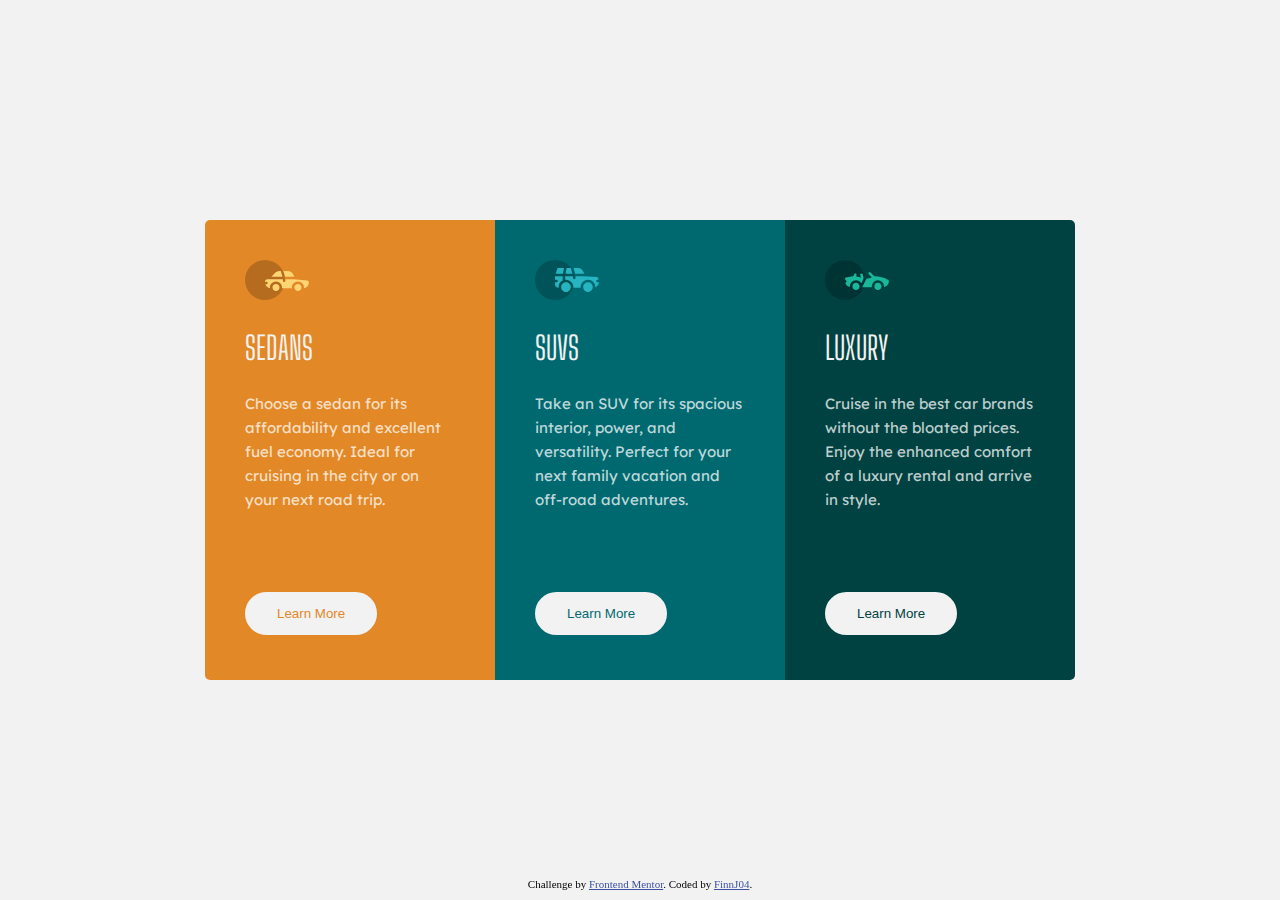
<file: 3-column-preview-card-component/index.html>
<!DOCTYPE html>
<html lang="en">
<head>
  <meta charset="UTF-8">
  <meta name="viewport" content="width=device-width, initial-scale=1.0"> 
  <link rel="icon" type="image/png" sizes="32x32" href="images/favicon-32x32.png">
  <link rel="preconnect" href="https://fonts.googleapis.com">
  <link rel="preconnect" href="https://fonts.gstatic.com" crossorigin>
  <link href="https://fonts.googleapis.com/css2?family=Big+Shoulders+Display:wght@700&family=Lexend+Deca&display=swap" rel="stylesheet">
  <link rel="stylesheet" href="style.css" type="text/css">
  <title>Frontend Mentor | 3-column preview card component</title>

</head>
<body>
  <main> 
    <div class="container">
      <div class="boxes" id="box1">
        <img src="images/icon-sedans.svg" alt="icon-sedan">
        <p class="bigtext">SEDANS</p>
        <p class="smalltext">Choose a sedan for its affordability and excellent fuel economy. Ideal for cruising in the city 
        or on your next road trip.</p>
        <button class="button" id="b1">Learn More</button>
      </div>
        

      <div class="boxes" id="box2">
        <img src="images/icon-suvs.svg" alt="icon-suv">
        <p class="bigtext">SUVS</p>
        <p class="smalltext">Take an SUV for its spacious interior, power, and versatility. Perfect for your next family vacation 
        and off-road adventures.</p>
        <button class="button" id="b2">Learn More</button>
      </div>


      <div class="boxes" id="box3">
        <img src="images/icon-luxury.svg" alt="icon-luxury">
        <p class="bigtext">LUXURY</p>
        <p class="smalltext">Cruise in the best car brands without the bloated prices. Enjoy the enhanced comfort of a luxury 
        rental and arrive in style.</p>
        <button class="button" id="b3">Learn More</button>
      </div>
    </div>
    <div class="attribution">
      Challenge by <a href="https://www.frontendmentor.io?ref=challenge" target="_blank">Frontend Mentor</a>. 
      Coded by <a href="https://www.frontendmentor.io/profile/FinnJ04" target="_blank">FinnJ04</a>.
    </div>
  </main>
</body>
</html>
</file>
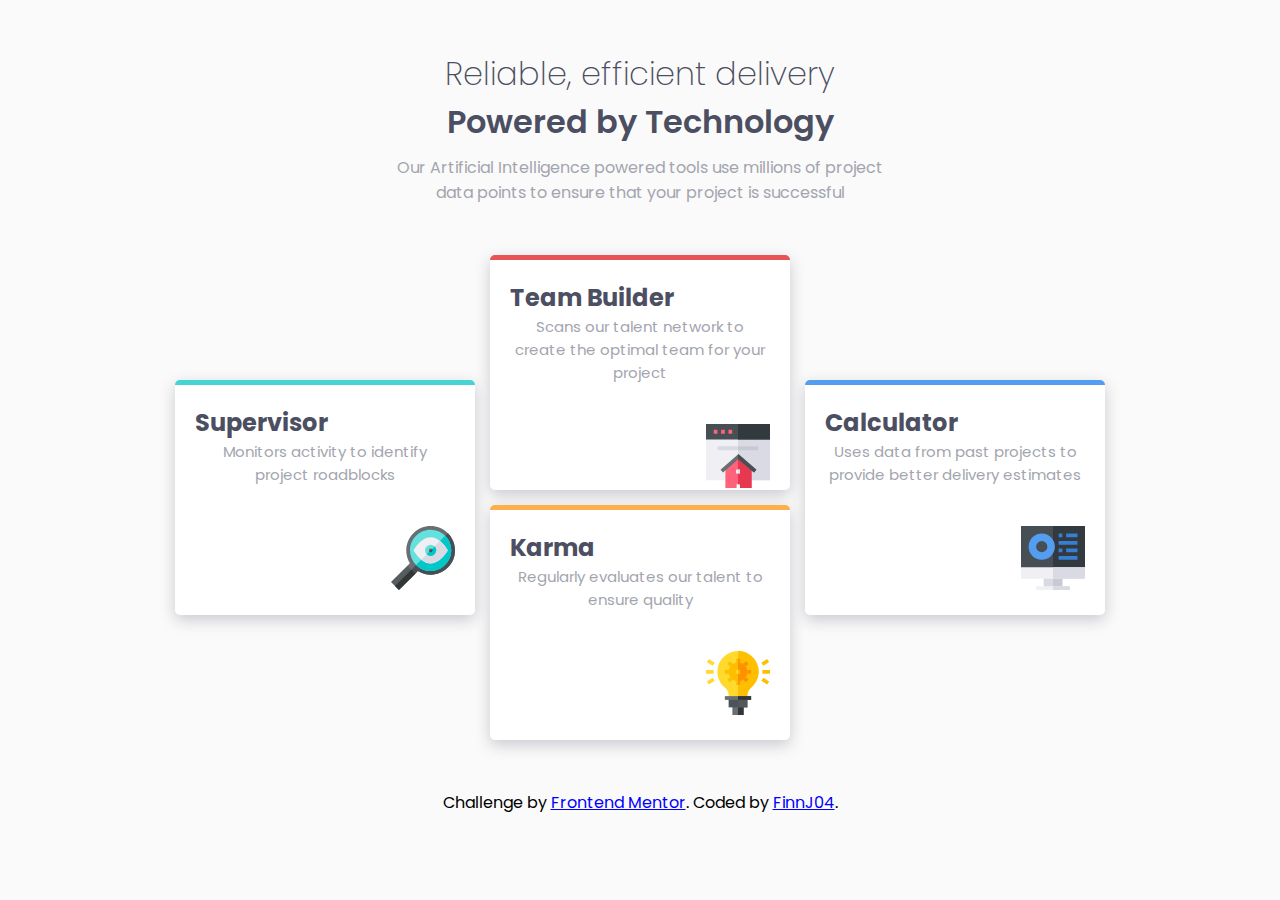
<file: four-card-feature-section/index.html>
<!DOCTYPE html>
<html lang="en">
<head>
  <meta charset="UTF-8">
  <meta name="viewport" content="width=device-width, initial-scale=1.0"> 
  <link rel="icon" type="image/png" sizes="32x32" href="./images/favicon-32x32.png">
  <link rel="stylesheet" href="style.css" type="text/css">
  <title>Frontend Mentor | Four card feature section</title>
  <link rel="preconnect" href="https://fonts.googleapis.com">
  <link rel="preconnect" href="https://fonts.gstatic.com" crossorigin>
  <link href="https://fonts.googleapis.com/css2?family=Poppins:wght@200;400;600&display=swap" rel="stylesheet">
  <style>
    p{
      text-align: center;
    }
    a{
      color: blue;
    }
  </style>
</head>
<body>
  <main>
    <header>
      <h1 id="smallHeader">Reliable, efficient delivery</h1>
      <h1 id="bigHeader">Powered by Technology</h1>
      <p class="header">Our Artificial Intelligence powered tools use millions of project data points 
      to ensure that your project is successful</p> 
    </header>
    
    <div class="cards">
      <article>
        <h2>Supervisor</h2>
        <p class="par">Monitors activity to identify project roadblocks</p>
        <img style="float:right;" src="images/icon-supervisor.svg" alt="magnifying glass">
      </article>


      <article>
        <h2>Team Builder</h2>
        <p class="par">Scans our talent network to create the optimal team for your project</p>
        <img style="float: right;" src="images/icon-team-builder.svg" alt="house">
      </article>


      <article>
        <h2>Karma</h2>
        <p class="par">Regularly evaluates our talent to ensure quality</p>
        <img style="float: right;" src="images/icon-karma.svg" alt="lightbulb">
      </article>


      <article>
        <h2>Calculator</h2>
        <p class="par">Uses data from past projects to provide better delivery estimates</p>
        <img style="float: right;" src="images/icon-calculator.svg" alt="computer">
      </article>
    </div>
  </main>
  <footer>
    <p class="attribution">
      Challenge by <a href="https://www.frontendmentor.io?ref=challenge" target="_blank">Frontend Mentor</a>. 
      Coded by <a href="https://www.frontendmentor.io/profile/FinnJ04">FinnJ04</a>.
    </p>
  </footer>
</body>
</html>
</file>
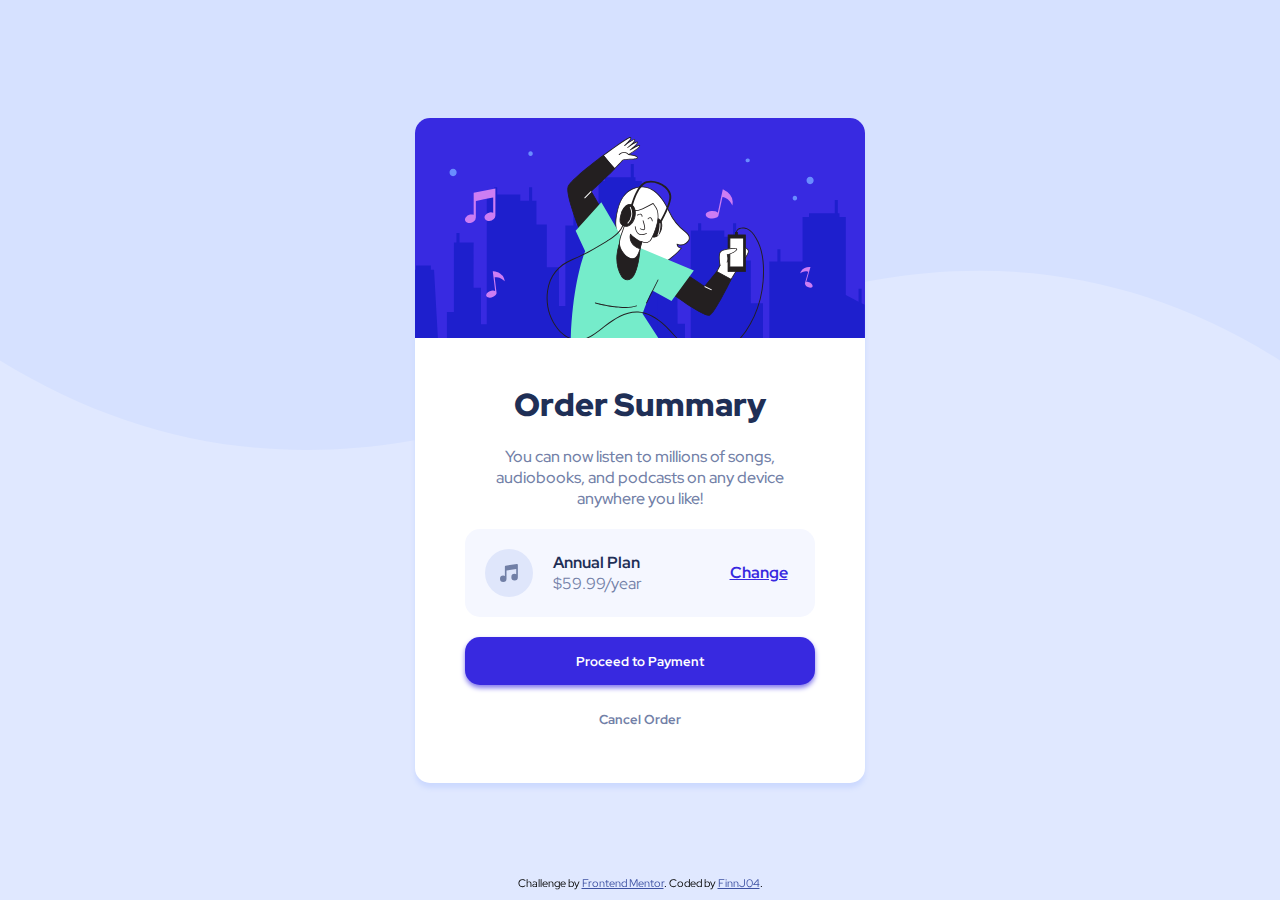
<file: order-summary-component/index.html>
<!DOCTYPE html>
<html lang="en">
<head>
  <meta charset="UTF-8">
  <meta name="viewport" content="width=device-width, initial-scale=1.0">

  <link rel="icon" type="image/png" sizes="32x32" href="./images/favicon-32x32.png">
  <link rel="stylesheet" href="style.css" type="text/css">
  <link rel="preconnect" href="https://fonts.googleapis.com">
  <link rel="preconnect" href="https://fonts.gstatic.com" crossorigin>
  <link href="https://fonts.googleapis.com/css2?family=Red+Hat+Display:wght@500;700;900&display=swap" rel="stylesheet">
  <title>Frontend Mentor | Order summary card</title>

</head>
<body>
  <main class="container">
    <div class="card">
    <img id="hero" src="images/illustration-hero.svg" alt="hero-image">
      <div class="text">
    
      <h1>Order Summary</h1>
      <p class="paragraph">You can now listen to millions of songs, audiobooks, and podcasts on any device anywhere you like!</p>
      <div class="options">
      
        <img src="images/icon-music.svg" alt="music-icon" id="icon">  

          <div class="container2">
          <p id="plan">Annual Plan<br></p>
          <p id="price">$59.99/year</p>
          </div>

        <div class="change">Change</div>
      </div>
      
      <button id="b1">Proceed to Payment</button><br>
      <button id="b2">Cancel Order</button>


      </div>
    </div>
    <div class="attribution">
      Challenge by <a href="https://www.frontendmentor.io?ref=challenge" target="_blank">Frontend Mentor</a>. 
      Coded by <a href="#">FinnJ04</a>.
    </div>
  </main>


</body>
</html>
</file>
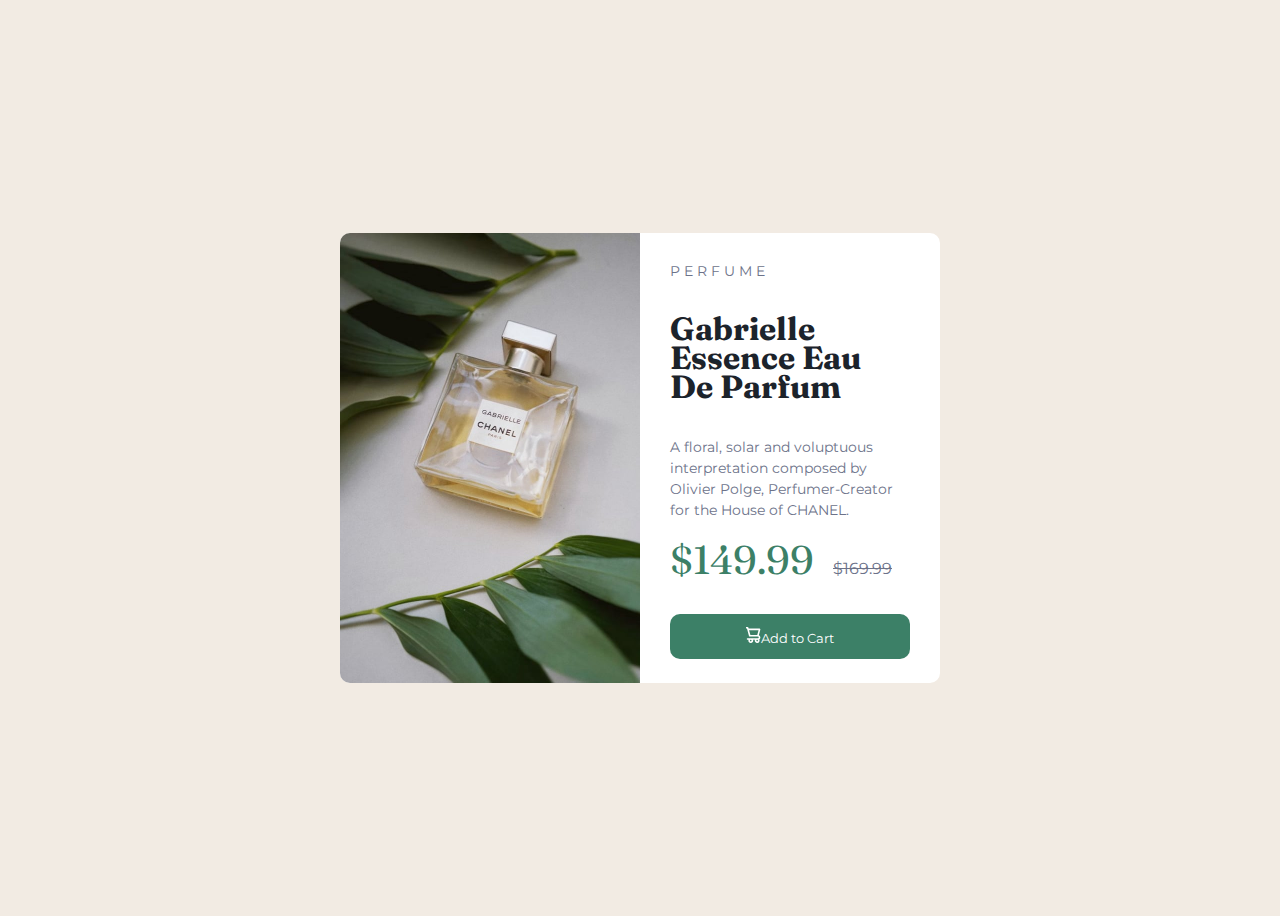
<file: Perfume/index.html>
<!DOCTYPE html>
<html lang="en">
<head>
  <meta charset="UTF-8">
  <meta name="viewport" content="width=device-width, initial-scale=1.0"> <!-- displays site properly based on user's device -->

  <link rel="icon" type="image/png" sizes="32x32" href="./images/favicon-32x32.png">
  <title>Frontend Mentor | Product preview card component</title>
  <link rel="stylesheet" href="style.css">
  <link rel="preconnect" href="https://fonts.googleapis.com">
<link rel="preconnect" href="https://fonts.gstatic.com" crossorigin>
<link rel="preconnect" href="https://fonts.googleapis.com">
<link rel="preconnect" href="https://fonts.gstatic.com" crossorigin>
<link href="https://fonts.googleapis.com/css2?family=Fraunces:opsz,wght@9..144,700&display=swap" rel="stylesheet">
<link rel="preconnect" href="https://fonts.googleapis.com">
<link rel="preconnect" href="https://fonts.gstatic.com" crossorigin>
<link href="https://fonts.googleapis.com/css2?family=Montserrat:wght@500&display=swap" rel="stylesheet">
<link rel="preconnect" href="https://fonts.googleapis.com">
<link rel="preconnect" href="https://fonts.gstatic.com" crossorigin>
<link href="https://fonts.googleapis.com/css2?family=Montserrat:wght@700&display=swap" rel="stylesheet">
</head>
<body>
  <div class="card">
    <img id="tallperfume" src="perfumestuff/images/image-product-desktop.jpg" alt="perfume-picture">
    <img id="wideperfume" src="perfumestuff/images/image-product-mobile.jpg" alt="perfume-picture">
    <div class="right">
      <p id="p1">P E R F U M E</p>

      <h1>Gabrielle Essence Eau De Parfum</h1>
    
      <p id="p2">A floral, solar and voluptuous interpretation composed by Olivier Polge, 
      Perfumer-Creator for the House of CHANEL.</p>
      
      <div class="money">
        <span id="ymoney">$149.99</span>
        <span id="nMoney">$169.99</span><br>
      </div>
      <button><img id="cart" src="perfumestuff/images/icon-cart.svg" alt="cart-icon">Add to Cart</button>
    </div>
  </div>







  
 
  

</body>
</html>
</file>
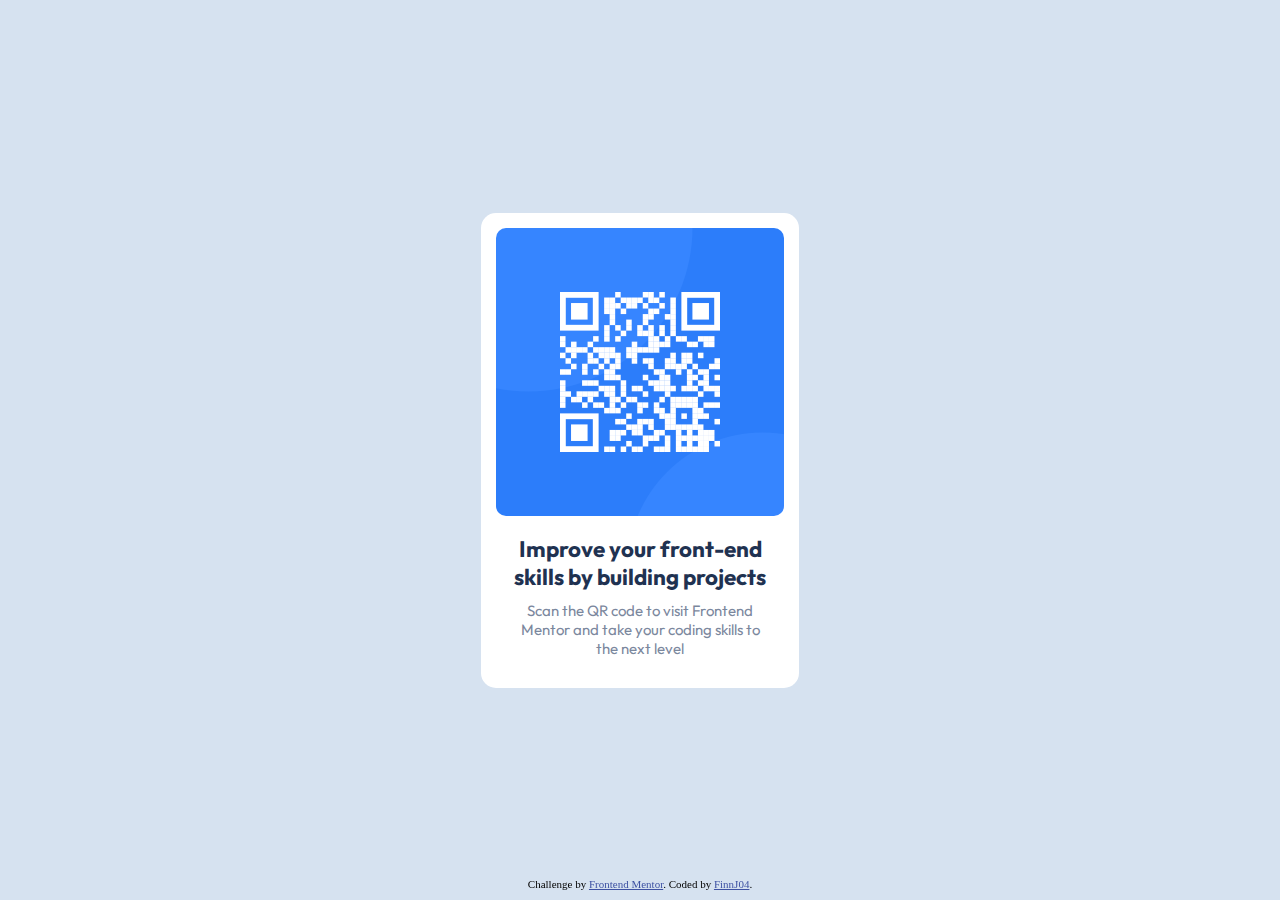
<file: qr-code/index.html>
<!DOCTYPE html>
<html lang="en">
<head>
  <meta charset="UTF-8">
  <meta name="viewport" content="width=device-width, initial-scale=1.0">

  <link rel="icon" type="image/png" sizes="32x32" href="images/favicon-32x32.png">
  <link rel="stylesheet" href="style.css" type="text/css">
  <link rel="preconnect" href="https://fonts.googleapis.com">
  <link rel="preconnect" href="https://fonts.gstatic.com" crossorigin>
  <link href="https://fonts.googleapis.com/css2?family=Outfit:wght@400;700&display=swap" rel="stylesheet">

  <title>Frontend Mentor | QR code component</title>
</head>
<body>
  <main>
    <div class="card">
      <img id="qrcode" src="images/image-qr-code.png" alt="qr-code">
      <p id="p1">Improve your front-end skills by building projects</p>

      <p id="p2">Scan the QR code to visit Frontend Mentor and take your coding skills to the next level</p>
    </div>
    <div class="attribution">
      Challenge by <a href="https://www.frontendmentor.io?ref=challenge" target="_blank">Frontend Mentor</a>. 
      Coded by <a href="https://www.frontendmentor.io/profile/FinnJ04" target="_blank">FinnJ04</a>.
    </div>
  </main>
</body>
</html>
</file>
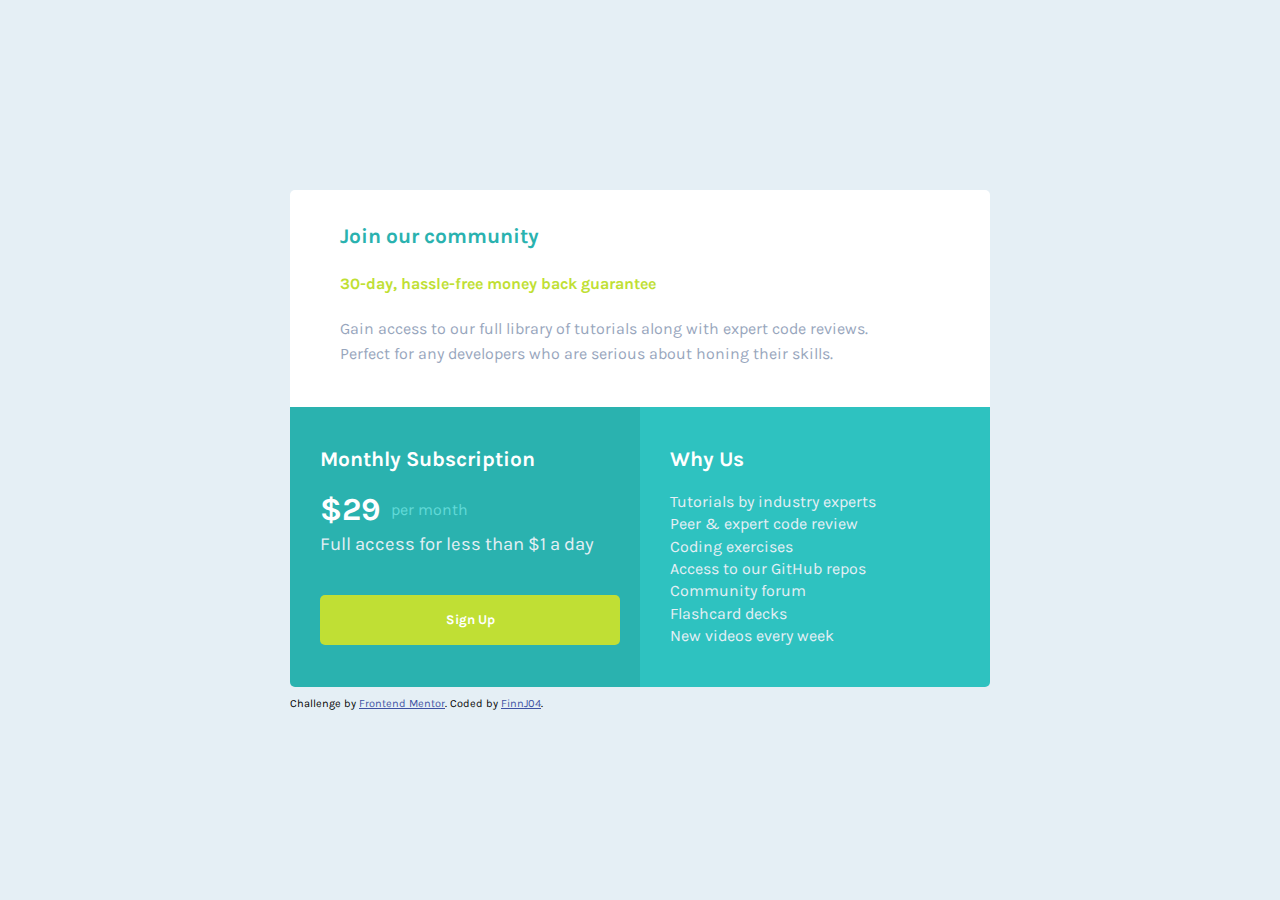
<file: single-price-grid-component/index.html>
<!DOCTYPE html>
<html lang="en">
<head>
  <meta charset="UTF-8">
  <meta name="viewport" content="width=device-width, initial-scale=1.0"> 
  <link rel="icon" type="image/png" sizes="32x32" href="images/favicon-32x32.png">
  <link rel="stylesheet" href="style.css" type="text/css">
  <link rel="preconnect" href="https://fonts.googleapis.com">
  <link rel="preconnect" href="https://fonts.gstatic.com" crossorigin>
  <link href="https://fonts.googleapis.com/css2?family=Karla:wght@400;700&display=swap" rel="stylesheet">
  <title>Frontend Mentor | Single Price Grid Component</title>


</head>
<body>
  <main>
    <div class="container">
      <div class="join">
        <h2 id="joinCyan">Join our community</h2>

        <div style="color: hsl(71, 73%, 54%); font-weight:700; padding-bottom: 20px; line-height: 1.4;"> 30-day, hassle-free money back guarantee</div>

        <div style="color: hsl(218, 22%, 67%);"> Gain access to our full library of tutorials along with expert code reviews. 
        Perfect for any developers who are serious about honing their skills.</div>
      </div>
      <div class="monthly">
        <h2>Monthly Subscription</h2>

        <div class="align" style="display: flex; align-items: center;">
        <h1 style="color: white; display: inline; padding-right: 10px;">$29</h1> <span style="color:hsl(179, 62%, 62%);">per month<span>
        </div>

        <div style="color:hsl(204, 43%, 93%); padding: 5px 0 30px 0; font-size: 18.5px;"> Full access for less than $1 a day</div>

        <button>Sign Up</button>
      </div>
      <div class="why">
        <h2>Why Us</h2>

          <div style="color:hsl(204, 43%, 93%); line-height: 1.4;">
     <pre>Tutorials by industry experts
Peer &amp; expert code review
Coding exercises
Access to our GitHub repos
Community forum
Flashcard decks
New videos every week</pre></div>
      </div>
      <p class="attribution">
        Challenge by <a href="https://www.frontendmentor.io?ref=challenge" target="_blank">Frontend Mentor</a>. 
        Coded by <a href="https://www.frontendmentor.io/profile/FinnJ04" target="_blank">FinnJ04</a>.
      </p>
    </div>

  </main>

</body>
</html>
</file>
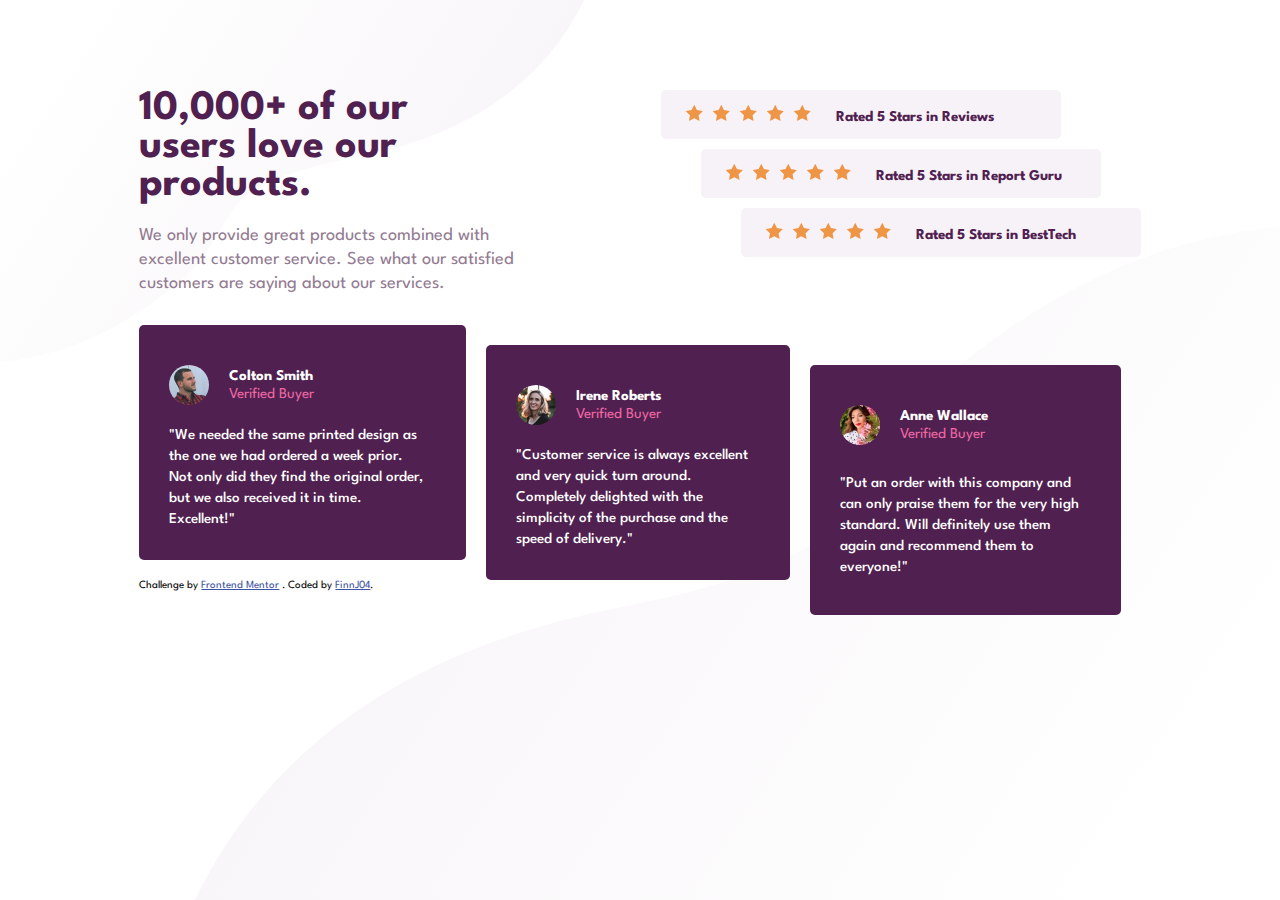
<file: social-proof-section-master/index.html>
<!DOCTYPE html>
<html lang="en">
  <head>
    <meta charset="UTF-8" />
    <meta name="viewport" content="width=device-width, initial-scale=1.0" />
    <link rel="icon" type="image/png" sizes="32x32" href="./images/favicon-32x32.png"/>
    <link rel="stylesheet" href="style.css">
    <title>Frontend Mentor | Social proof section</title>
    <link rel="preconnect" href="https://fonts.googleapis.com">
    <link rel="preconnect" href="https://fonts.gstatic.com" crossorigin>
    <link href="https://fonts.googleapis.com/css2?family=League+Spartan:wght@400;500;700&display=swap" rel="stylesheet">

  </head>
  <body>
    <main>
      <div class="container">
        <header>
          <h1>10,000+ of our users love our products.</h1>
          
          <p class="paragraph">We only provide great products combined with excellent customer service.
          See what our satisfied customers are saying about our services.</p>
        </header>

        <div class="ratings">
          <div class="rating">
            <div class="stars"><img class="star" src="images/icon-star.svg" alt="star"><img class="star" src="images/icon-star.svg" alt="star"><img class="star" src="images/icon-star.svg" alt="star"><img class="star" src="images/icon-star.svg" alt="star"><img class="star" src="images/icon-star.svg" alt="star"><br></div>    
            <div class="rated">Rated 5 Stars in Reviews</div>
          </div>

          <div class="rating">
            <div class="stars"><img class="star" src="images/icon-star.svg" alt="star"><img class="star" src="images/icon-star.svg" alt="star"><img class="star" src="images/icon-star.svg" alt="star"><img class="star" src="images/icon-star.svg" alt="star"><img class="star" src="images/icon-star.svg" alt="star"><br></div>
            <div class="rated">Rated 5 Stars in Report Guru</div>
          </div>

          <div class="rating">
            <div class="stars"><img class="star" src="images/icon-star.svg" alt="star"><img class="star" src="images/icon-star.svg" alt="star"><img class="star" src="images/icon-star.svg" alt="star"><img class="star" src="images/icon-star.svg" alt="star"><img class="star" src="images/icon-star.svg" alt="star"><br></div>
            <div class="rated">Rated 5 Stars in BestTech</div>
          </div>
        </div>

        <div class="cards">
          <div class="reviews">
            <img class="profileImg" src="images/image-colton.jpg" alt="profile-picture">
              <div class="account">
                <span class="name">Colton Smith<br></span> 
                <span class="VB">Verified Buyer</span>
              </div>
              <p class="info"> 
                "We needed the same printed design as the one we had ordered a week prior.
                Not only did they find the original order, but we also received it in time.
                Excellent!"
              </p>      
          </div>


          <div class="reviews">
            <img class="profileImg" src="images/image-irene.jpg" alt="profile-picture">
              <div class="account"> 
                <span class="name">Irene Roberts<br></span> 
                <span class="VB">Verified Buyer</span>
              </div>
              <p class="info">
                "Customer service is always excellent and very quick turn around. Completely
                delighted with the simplicity of the purchase and the speed of delivery."
              </p>
          </div>

          <div class="reviews">
            <img class="profileImg" src="images/image-anne.jpg" alt="profile-picture">
              <div class="account">
                <span class="name">Anne Wallace<br></span> 
                <span class="VB">Verified Buyer</span>
              </div>
              <p class="info">
                "Put an order with this company and can only praise them for the very high
                standard. Will definitely use them again and recommend them to everyone!"
              </p>
          </div>
        </div>
        <div class="attribution">
          Challenge by
          <a href="https://www.frontendmentor.io?ref=challenge" target="_blank">Frontend Mentor</a>
          . Coded by <a href="https://www.frontendmentor.io/profile/FinnJ04" target="_blank">FinnJ04</a>.
        </div>
      </div>
    </main>
  </body>
</html>
</file>
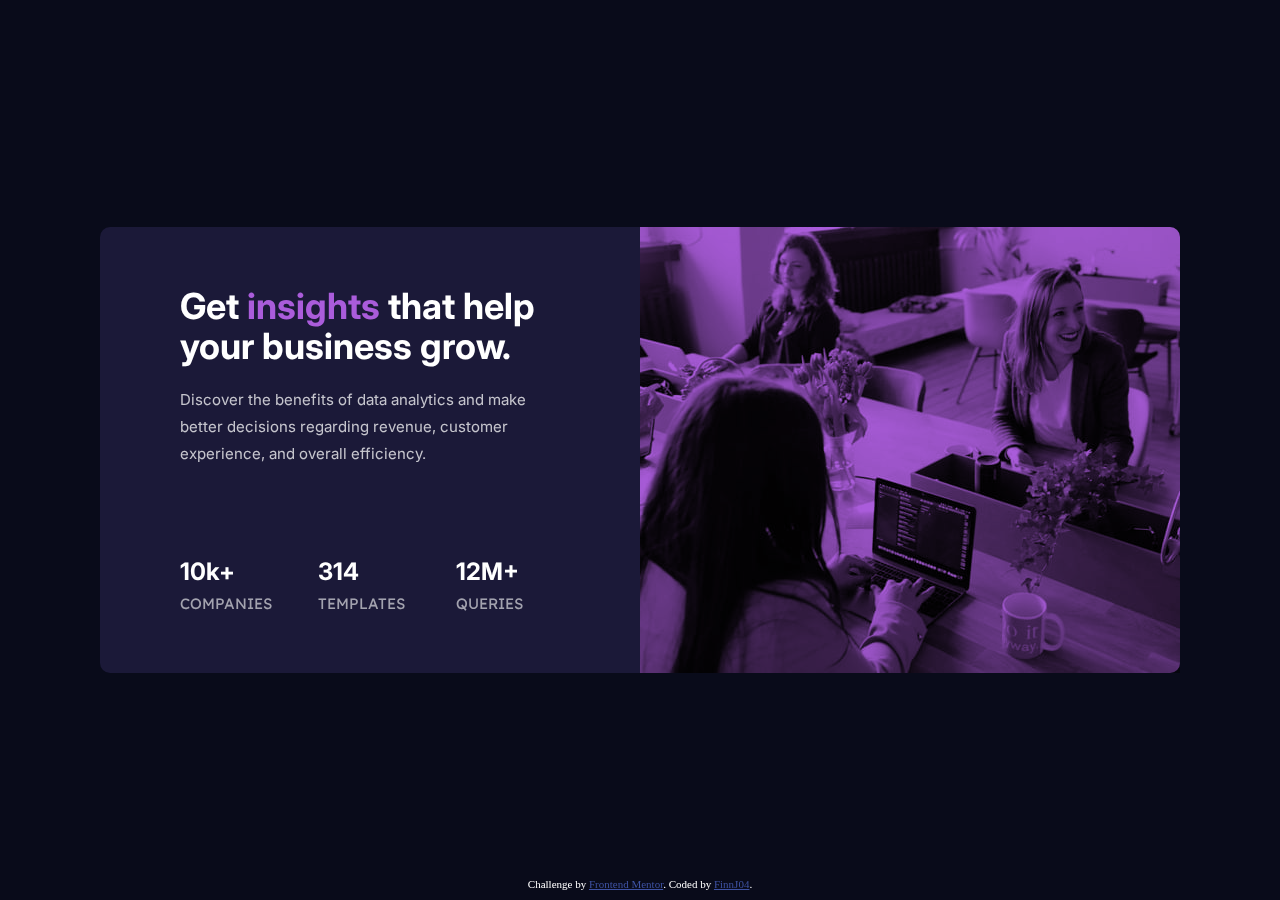
<file: stats-preview-card-component/index.html>
<!DOCTYPE html>
<html lang="en">
<head>
  <meta charset="UTF-8">
  <meta name="viewport" content="width=device-width, initial-scale=1.0"> 
  <link rel="stylesheet" href="style.css" type="text/css">
  <link rel="icon" type="image/png" sizes="32x32" href="images/favicon-32x32.png">
  <link rel="preconnect" href="https://fonts.googleapis.com">
  <link rel="preconnect" href="https://fonts.gstatic.com" crossorigin>
  <link href="https://fonts.googleapis.com/css2?family=Inter:wght@400;700&family=Lexend+Deca&display=swap" rel="stylesheet">
  <title>Frontend Mentor | Stats preview card component</title>
</head>
<body>
  <main>
    <div class="container">
      <div class="imageContainer">
        <img id="mobileImg" src="images/image-header-mobile.jpg" alt="image">
        <img id="desktopImg" src="images/image-header-desktop.jpg" alt="image">
      </div>
      <div class="desktopContainer">
      <h1>Get <span id="accent">insights</span> that help your business grow.</h1>
      <p class="paragraph">Discover the benefits of data analytics and make better decisions regarding revenue, customer 
      experience, and overall efficiency.</p>
      <div class="grid">  
        <div class="stats"><h2>10k+</h2><h3>COMPANIES</h3></div>
        <div class="stats"><h2>314</h2><h3>TEMPLATES</h3></div>
        <div class="stats"><h2>12M+</h2><h3>QUERIES</h3></div>
      </div>
      </div>
    </div> 
    <div class="attribution">
      Challenge by <a href="https://www.frontendmentor.io?ref=challenge" target="_blank">Frontend Mentor</a>. 
      Coded by <a href="https://www.frontendmentor.io/profile/FinnJ04" target="_blank">FinnJ04</a>.
    </div>
  </main>
</body>
</html>
</file>
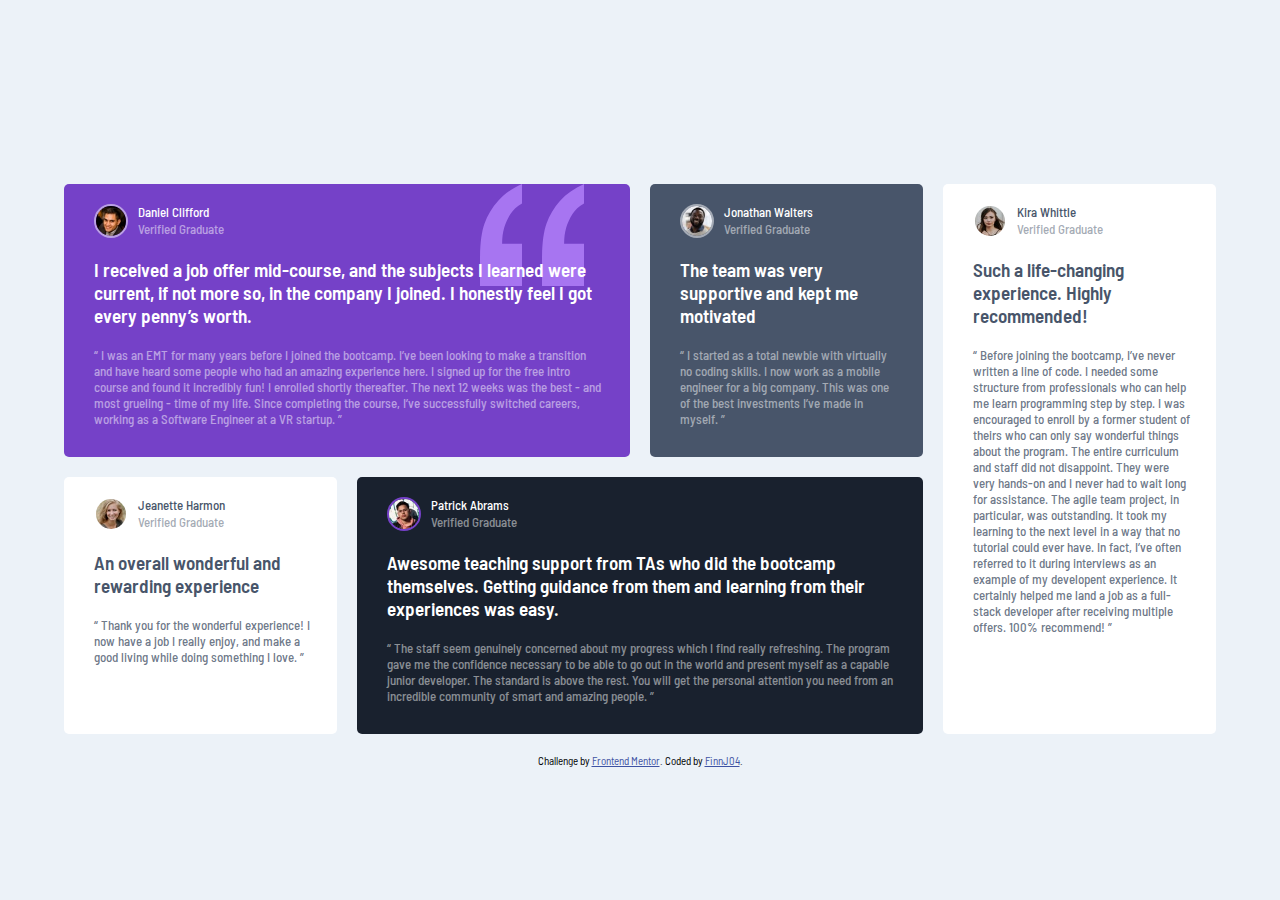
<file: testimonials-grid-section-main/index.html>
<!DOCTYPE html>
<html lang="en">
<head>
  <meta charset="UTF-8">
  <meta name="viewport" content="width=device-width, initial-scale=1.0">
  <link rel="icon" type="image/png" sizes="32x32" href="./images/favicon-32x32.png">
  <link rel="stylesheet" href="style.css" type="text/css">
  <link rel="preconnect" href="https://fonts.googleapis.com">
  <link rel="preconnect" href="https://fonts.gstatic.com" crossorigin>
  <link href="https://fonts.googleapis.com/css2?family=Barlow+Semi+Condensed:wght@500;600&display=swap" rel="stylesheet">



  <title>Frontend Mentor | Testimonials-Grid-Section-Main</title>

</head>
<body>
  <main>
    <div class="container">
      
      <article class="grid-col-span-2">
        <div class="account">
          <img src="images/image-daniel.jpg" alt="profile-picture">
          <span class="name">Daniel Clifford</span>
          <span class="VG">Verified Graduate</span>
        </div>
        <h1>
          I received a job offer mid-course, and the subjects I learned were current, if not more so, 
          in the company I joined. I honestly feel I got every penny’s worth.
        </h1>

        <p class="paragraph">
          “ I was an EMT for many years before I joined the bootcamp. I’ve been looking to make a 
          transition and have heard some people who had an amazing experience here. I signed up 
          for the free intro course and found it incredibly fun! I enrolled shortly thereafter. 
          The next 12 weeks was the best - and most grueling - time of my life. Since completing 
          the course, I’ve successfully switched careers, working as a Software Engineer at a VR startup. ”
        </p>
      </article>

      <article>
        <div class="account">
          <img src="images/image-jonathan.jpg" alt="profile-picture">
          <span class="name">Jonathan Walters</span>
          <span class="VG">Verified Graduate</span>
        </div>
        <h1>The team was very supportive and kept me motivated</h1>

        <p class="paragraph">
          “ I started as a total newbie with virtually no coding skills. I now work as a mobile engineer 
          for a big company. This was one of the best investments I’ve made in myself. ”
        </p>
      </article>

      <article>
        <div class="account">
          <img src="images/image-jeanette.jpg" alt="profile-picture">
          <span class="name">Jeanette Harmon</span>
          <span class="VG">Verified Graduate</span>
        </div>
        <h1>An overall wonderful and rewarding experience</h1>
        <p class="paragraph">
          “ Thank you for the wonderful experience! I now have a job I really enjoy, and make a good living 
          while doing something I love. ”
        </p>
      </article>

      <article class="grid-col-span-2">
        <div class="account">
          <img src="images/image-patrick.jpg" alt="profile-picture">
          <span class="name">Patrick Abrams</span>
          <span class="VG">Verified Graduate</span>
        </div>
        <h1>
          Awesome teaching support from TAs who did the bootcamp themselves. Getting guidance from them and 
          learning from their experiences was easy.
        </h1>
        <p class="paragraph">
          “ The staff seem genuinely concerned about my progress which I find really refreshing. The program 
          gave me the confidence necessary to be able to go out in the world and present myself as a capable 
          junior developer. The standard is above the rest. You will get the personal attention you need from 
          an incredible community of smart and amazing people. ”
        </p>
      </article>

      <article>
        <div class="account">
          <img src="images/image-kira.jpg" alt="profile-picture">
          <span class="name">Kira Whittle</span>
          <span class="VG">Verified Graduate</span>
        </div>
        <h1>Such a life-changing experience. Highly recommended!</h1>

        <p class="paragraph">
          “ Before joining the bootcamp, I’ve never written a line of code. I needed some structure from 
          professionals who can help me learn programming step by step. I was encouraged to enroll by a former 
          student of theirs who can only say wonderful things about the program. The entire curriculum and staff 
          did not disappoint. They were very hands-on and I never had to wait long for assistance. The agile team 
          project, in particular, was outstanding. It took my learning to the next level in a way that no tutorial 
          could ever have. In fact, I’ve often referred to it during interviews as an example of my developent 
          experience. It certainly helped me land a job as a full-stack developer after receiving multiple offers. 
          100% recommend! ”
        </p>
      </article>
      <div class="attribution">
        Challenge by <a href="https://www.frontendmentor.io?ref=challenge" target="_blank">Frontend Mentor</a>. 
        Coded by <a href="https://www.frontendmentor.io/profile/FinnJ04" target="_blank">FinnJ04</a>.
      </div>
    </div>
  </main>
</body>
</html>
</file>
<file: 3-column-preview-card-component/style.css>
*{
    margin: 0;
    padding: 0;
}

main {
    height: 100vh;
    width: 100vw;
    background-color: hsl(0, 0%, 95%);
    display: flex;
    justify-content: center;
    align-items: center;
}
.container{
    display: flex;
    box-sizing: border-box;
    border-radius: 20px;
}

/* BOXES */
.boxes{
    padding: 40px;
    width: 210px;
    height: 380px;
}
#box1{
    background-color: hsl(31, 77%, 52%);
    border-radius: 5px 0px 0px 5px;
}
#box2{
    background-color: hsl(184, 100%, 22%);
}
#box3{
    background-color: hsl(179, 100%, 13%);
    border-radius: 0px 5px 5px 0px;
}


/* TEXT */

p.bigtext{
    margin: 25px 0;
    font-family: 'Big Shoulders Display', cursive;
    font-size: 2em;
    color: hsl(0, 0%, 95%);
}
.smalltext{
    font-family: 'Lexend Deca', sans-serif;
    font-size: 15px;
    color:hsla(0, 0%, 100%, 0.75);
    line-height: 1.6;
    margin-bottom: 80px;
}


/* BUTTON */

.button{
    background-color: hsl(0, 0%, 95%);
    padding: 12px 30px;
    border-radius: 25px;
    border: none;
    border: 2px solid hsl(0, 0%, 95%);
}
#b1{
    color: hsl(31, 77%, 52%);
}
#b2{
    color: hsl(184, 100%, 22%);
}
#b3{
    color: hsl(179, 100%, 13%);
}
#b1:hover{
    background-color: hsl(31, 77%, 52%);
    color: hsl(0, 0%, 95%);
    cursor: pointer;
}
#b2:hover{
    background-color: hsl(184, 100%, 22%);
    color: hsl(0, 0%, 95%);
    cursor: pointer;
}
#b3:hover{
    background-color: hsl(179, 100%, 13%);
    color: hsl(0, 0%, 95%);
    cursor: pointer;
}

/* MEDIAQUERY */
@media all and (max-width: 600px){
    .container{
        flex-direction: column;
    }
    #box1{
        border-top-right-radius: 5px;
        border-bottom-left-radius: 0px;
    }
    #box3{
        border-top-right-radius: 0px;
        border-bottom-left-radius: 5px;
    }
    .smalltext{
        margin-bottom: 20px;
    }
    .boxes{
        width: 230px;
        height: 320px;
    }
    main{
        height: fit-content;
        padding: 40px 0;
    }
}

/* ATTRIBUTION */
.attribution { 
    font-size: 11px; 
    text-align: center; 
    position: fixed;
    bottom: 0;
    margin-bottom: 10px;
}
.attribution a { 
    color: hsl(228, 45%, 44%); 
}
</file>
<file: four-card-feature-section/style.css>
*{
    margin:0;
    padding:0;
    font-family: 'Poppins', sans-serif;
    box-sizing: border-box;
}
body{
    background-color: hsl(0, 0%, 98%);
}
main{
    padding: 50px 35px;
}

h1{
    text-align: center;
    font-size: 1.5rem;
}
#smallHeader{
    color:hsl(234, 12%, 34%);
    font-weight: 200;
}
#bigHeader{
    color:hsl(234, 12%, 34%);
    font-weight: 600;
}
.header{
    margin-top: 1vh;
    color:hsl(229, 6%, 66%);
    text-align: center;
    font-weight: 400;
    padding-bottom: 50px;
}
h2{
    color:hsl(234, 12%, 34%);
}
.par{
    color: hsl(229, 6%, 66%);
    font-weight: 400;
    font-size: 15px;
    padding-bottom: 40px;
}

/* Cards and container  */


.cards{
    display: grid;
    grid-template-columns: repeat(1, 1fr);
    gap: 15px;
}


.cards article{
    background-color: white;
    border-radius: 5px;
    padding: 20px;
    box-shadow: 0px 5px 15px hsl(229, 6%, 80%);
}

article:first-child{
    border-top: 5px solid hsl(180, 62%, 55%);
}

article:nth-child(2){
    border-top: 5px solid hsl(0, 78%, 62%);
}

article:nth-child(3){
    border-top: 5px solid hsl(34, 97%, 64%);
}

article:last-child{
    border-top: 5px solid hsl(212, 86%, 64%);
}

@media all and (min-width: 768px){
    header{
        max-width: 500px;
        margin: auto;
    }
    article{
        width: 300px;
    }
    h1{
        font-size: 2rem;
    }
    .cards{
        display: grid;
        grid-template-columns: 1fr 300px 300px 300px 1fr;
        grid-template-rows: 110px 110px 110px 110px;
    }
    article:first-child{
        grid-column: 2 / 3;
        grid-row: 2 / 4;
    }
    article:nth-child(2){
        grid-column: 3 / 4;
        grid-row: 1 / 3;
    }
    article:nth-child(3){
        grid-column: 3 / 4;
        grid-row: 3 / 5;
    }
    article:last-child{
        grid-column: 4 / 5;
        grid-row: 2 / 4;
    }
}




























/* .attribution { 
    font-size: 11px; 
    text-align: center; 
    padding-top: 10px;
    width: max-content;

}
.attribution a {
    color: hsl(228, 45%, 44%); 
} */
</file>
<file: order-summary-component/style.css>
*{
    margin: 0;
    padding: 0;
    font-family: 'Red Hat Display', sans-serif;
}

/* backgroundimg */

body{
    background-image: url(images/pattern-background-desktop.svg);
    background-repeat: no-repeat;
    background-position: top;
    background-attachment: fixed;
    background-size: 100vw 50vh;
    background-color: hsl(225, 100%, 94%);
}

/* container */

.container{
    height: 100vh;
    width: 100vw;
    display: flex;
    justify-content: center;
    align-items: center;
    flex-direction: column;
}

/* img */

#hero{
    border-radius: 15px 15px 0 0;
}

/* card */

.card{
    width: 450px;
    background-color:white;
    border-radius: 15px;
    margin: 0 20px;
    box-shadow: 0px 5px 5px hsl(225, 100%, 90%);
}
.text{
    padding: 40px 50px;
}
h1{
    font-weight: 900;
    text-align: center;
    color: hsl(223, 47%, 23%);
    padding-bottom: 20px;
}
.paragraph{
    text-align: center;
    font-size: 16px;
    font-weight: 500;
    color:hsl(224, 23%, 55%);
}

/* option menu */

.options{
    width: 100%;
    border-radius: 15px;
    margin: 20px 0;
    background-color:hsl(225, 100%, 98%);
    display:flex;
    align-items: center;

}
#icon{
    justify-self: center;
    padding: 20px;
}

/* container2 */

.container2{
    display: flex;
    flex-direction: column;
    align-content: space-between;
}
#plan{
    color: hsl(223, 47%, 23%);
    font-weight: 700;
}
#price{
    color:hsl(224, 23%, 55%);
}

.change{
    color:hsl(245, 75%, 52%);
    margin-left: 25%;
    text-decoration: underline;
    font-weight: 700;
}
button{
    width: 100%;
    width: max-content;
    justify-self: center;
    width: 350px;
    border-radius: 15px;
    border: none;
    padding: 15px 0px;
    font-weight: 700;
}
#b1{
    color: white;
    background-color: hsl(245, 75%, 52%);
    margin-bottom: 10px;
    box-shadow: 0px 3px 5px hsl(245, 75%, 70%);
}
#b2{
    background-color: white;
    color:hsl(224, 23%, 55%);
}

/* Hover pseudo-class */

#b1:hover{
    cursor: pointer;
    background-color:hsl(245, 75%, 68%);
}
#b2:hover{
    cursor: pointer;
    color: black;
}
.change:hover{
    cursor: pointer;
    color: hsl(245, 75%, 68%);
    text-decoration: none;
}

/* Mediaquery */

@media all and (max-width:600px){
    body{   
        background-image: url(images/pattern-background-mobile.svg);
    }

}

/* attribution */

.attribution{
    position:fixed;
    text-align: center;
    bottom:0;
    margin-bottom: 10px;
}























































.attribution { font-size: 11px; text-align: center; }
.attribution a { color: hsl(228, 45%, 44%); }
</file>
<file: Perfume/style.css>
body{
    background-color: hsl(30, 38%, 92%);
    display: flex;
    justify-content: center;
    height: 100vh;
    align-items: center;
}
.card{
    height: 450px;
    width: 600px;
    background-color: hsl(0, 0%, 100%);
    border-radius: 10px;
    display: flex;
    flex-direction: row;
}
#tallperfume {
    border-radius: 10px 0 0 10px;
    height: 100%;
    width: 50%;
}
#wideperfume{
    width: 100%;
    display: none;
    border-radius: 10px 10px 0 0;
}
.right{
    width: 50%;
    height: 100%;
    display: flex;
    flex-direction: column;
}
h1{
    padding: 0px 10%;
    font-family: 'Fraunces', serif;
    color: hsl(212, 21%, 14%);
    font-size: 2em;
    line-height: 0.9;
}
#p1{
    padding: 5% 0 0 10%;
    font-family: 'Montserrat', sans-serif;
    font-size: 14px;
    color:hsl(228, 12%, 48%);
}
#p2{
    padding: 0px 10%;
    font-family: 'Montserrat', sans-serif;
    font-size: 14px;
    color:hsl(228, 12%, 48%);
    line-height: 1.5;
}
#nMoney{
    font-family: 'Montserrat', sans-serif;
    text-decoration: line-through;
    color:hsl(228, 12%, 48%);
}
#ymoney{
    padding: 0 5% 0 10%;
    font-size: 2.5em;
    font-family: 'Fraunces', serif;
    color:hsl(158, 36%, 37%);
}
.money{
    padding: 0 0 5% 0;
}
button{
    background-color: hsl(158, 36%, 37%);
    text-align: center;
    width: 80%;
    height: 10%;
    border: none;
    border-radius: 10px;
    font-family: 'Montserrat', sans-serif;
    color: white;
    align-self: center;
    margin-top: 5%;
    
}
button:hover{
    background-color:hsl(158, 36%, 22%);
}

/* Mobile version */

@media all and (max-width: 625px) {
    .card{
        flex-direction: column;
        height: fit-content;
        width: 330px;
    }
    #tallperfume{
        display:none;
    }
    #wideperfume{
        display: block;
    }
    .right{
        width: 100%;
    }
    button{
        height: 50px;
        margin-bottom: 5%;
        margin-top: 0;
    }
    h1{
        line-height: none;
        padding: 0 6%;
    }
    #p1{
        padding: 5% 0 0 6%;

    }
    #p2{
        padding: 0px 6%;
    }
    #ymoney{
        padding: 0 3% 0 6%;
    }


}
</file>
<file: qr-code/style.css>
*{
    margin: 0;
    padding: 0;
    box-sizing: border-box;
}
main{
    background-color: hsl(212, 45%, 89%);
    height: 100vh;
    width: 100vw;
    display: flex;
    justify-content: center;
    align-items: center;
    flex-direction: column;
}
.card {
    background-color: white;
    border-radius: 15px;
    width: min-content;
}
#qrcode{
    margin: 15px;
    border-radius: 10px;
    height: 288px;
}
/* Text */
p {
    padding-top: 0px;
    font-family: 'Outfit', sans-serif;
    text-align: center;
    padding: 0px 30px 10px 30px;
}
#p1{
    color:hsl(218, 44%, 22%);
    font-weight: 700;
    font-size: 1.4em;
}
#p2{
    font-size: 15px;
    font-weight: 400;
    color: hsl(220, 15%, 55%);
    padding-bottom: 30px;
}



/* attribution */
.attribution { 
    font-size: 11px; 
    text-align: center; 
    position: fixed;
    bottom: 10px;
}

.attribution a { 
    color: hsl(228, 45%, 44%); 
}

@media all and (max-height:550px) {
    .attribution{
        position: static;
    }
}
</file>
<file: single-price-grid-component/style.css>
*{
    padding: 0;
    margin: 0;
    font-family: 'Karla', sans-serif;
}
body{
    background-color: hsl(204, 43%, 93%);;
}
main{
    background-color: hsl(204, 43%, 93%);
    height: 100vh;
    width: 100vw;
    display: flex;
    justify-content: center;
    align-items: center;
    flex-direction: column;
}

.container{
    width: 350px;
    border-radius: 15px;
    display: flex;
    flex-direction: column;
    height: 100%;
    padding-top: 20px;
}
#joinCyan{
    color: hsl(179, 62%, 43%);
    padding: 0 0 20px 0;
    font-size: 21px;
}
h2{
    font-weight: 700;
    font-size: 21px;
    color: white;
    padding-bottom: 20px;
}
.join{
    background-color: white;
    padding: 20px 20px 30px 20px;
    border-radius: 5px 5px 0 0;
    line-height: 1.6;
}

/* monthly  */
.monthly{
    background-color: hsl(179, 62%, 43%);
    padding: 30px 20px 30px 20px;
}
button{
    border: none;
    width: 100%;
    height: 50px;
    background-color: hsl(71, 73%, 54%);
    border-radius: 5px;
    color: white;
    font-weight: 700;
}

/* Why us */
.why{
    background-color:hsl(179, 62%, 47%);
    padding: 20px 120px 30px 20px;
    border-radius: 0 0 5px 5px;
}

/* desktop-version  */

@media all and (min-width: 600px) {
    .container{
        width: 700px;
        display: grid;
        grid-template-columns: 350px 350px;
        grid-template-areas: "block block";
        height: auto;
        padding-top: 0;
    }
    .join{
        grid-area: block;
        padding: 30px 70px 40px 50px;
    }
    .why{
        border-radius: 0 0 5px 0;
        padding: 40px 0 40px 30px;
    }
    .monthly{
        border-radius: 0 0 0 5px;
        padding: 40px 20px 40px 30px;
    }
    button{
        margin-top: 10px;
    }
    
}

/* attribution  */

.attribution { 
    font-size: 11px; 
    text-align: center; 
    padding-top: 10px;
    width: max-content;

}
.attribution a {
    color: hsl(228, 45%, 44%); 
}
</file>
<file: social-proof-section-master/style.css>
*{
    margin: 0;
    padding: 0;
}
body{
    font-size: 15px;
    font-family: 'League Spartan', sans-serif;
}
main{
    background-image: url(images/bg-pattern-top-mobile.svg), url(images/bg-pattern-bottom-mobile.svg);
    background-repeat: no-repeat;
    background-position: left top, right bottom;
    display: grid;
    height: 100vh;
    width: 100vw;
    grid-template-columns: 20px 1fr 20px;
}
.container{
    grid-column: 2/ 3;
}
h1{
    padding-top: 80px;
    color: hsl(300, 43%, 22%);
    font-weight: 700;
    text-align: center;
    font-size: 2.8em;
}
.paragraph{
    padding: 20px 0 30px 0;
    text-align: center;
    color:hsl(303, 10%, 53%);
    font-size: 1.22em;
    font-weight: 400;
    line-height: 1.3;
}
.rating{
    background-color: hsl(300, 24%, 96%);
    text-align: center;
    font-weight: 700;
    color: hsl(300, 43%, 22%);
    border-radius: 5px;
    padding-bottom: 10px;
    margin-bottom: 10px;
}
.rating:last-child{
    margin-bottom: 50px;
}

/* Review Cards */

.reviews{
    background-color: hsl(300, 43%, 22%);
    color: hsl(0, 0%, 100%);
    border-radius: 5px;
    margin-bottom: 20px;

    display: grid;
    grid-template-columns: auto auto 1fr;
    grid-template-rows: auto auto;
}
.reviews:last-child{
    margin-bottom: 5px;
}
.profileImg{
    margin: 20px 0 0 10px;
}
.account{
    grid-column-start: 2;
    margin-top: 42px;
    line-height: 1.2;
}
.info{
    grid-row-start: 2;
    grid-column: 1/-1;
    margin: 0 40px 30px 30px;
    line-height: 1.4;
    font-weight: 500;
}
.star{
    padding: 10px 5px;
}
.profileImg{
    border-radius: 100px;
    scale: 0.5;
}
.name{
    font-weight:700;
}
.VB{
    color: hsl(333, 80%, 67%); 
    font-weight: 400;
}

.attribution {
    grid-column: 2/3;
    grid-row: 3/4;
    font-size: 11px;
    text-align: center;
    padding-bottom: 10px;
  }
  .attribution a {
    color: hsl(228, 45%, 44%);
  }






@media (min-width: 768px){

    main{
        background-image: url(images/bg-pattern-top-desktop.svg), url(images/bg-pattern-bottom-desktop.svg);
        background-repeat: no-repeat;
        background-position: left top, right bottom;

        grid-template-columns: 1fr auto 1fr;
        grid-template-rows: 10% 1fr 10%;
    }
    .container{
        grid-column: 2/3;
        grid-row: 2/3;
        display: grid;
        grid-template-columns: 400px 1fr auto;
        grid-template-rows: auto auto 1fr;
        padding: 0 3%;
    }
    h1{
        padding-top: 0;
        text-align: left;
        max-width: 270px;
    }
    .paragraph{
        text-align: left;
    }

    .ratings{
        grid-column: 3/4;
        grid-row: 1/2;
        right: 0;
    }
    .rating{
        display: flex;
        width: 400px;
    }
    .stars{
        margin: 0 20px;
        transform: translateY(5px);
    }
    .rated{
        transform: translate(0, 20px);
    }
    .cards{
        display: flex;
        grid-row: 2/3;
        grid-column: 1/4;
    }
    .reviews{
        margin-right: 20px;
        max-width: 335px;
    }
    .reviews:nth-child(2){
        transform: translate(0, 20px);
    }
    .reviews:nth-child(3){
        transform: translate(0, 40px);
    }
    .rating:first-child{
        transform: translate(-80px, 0);
    }
    .rating:nth-child(2){
        transform: translate(-40px, 0);
    }
    .attribution{
        grid-column: 1/2;
        text-align: left;
    }
}
</file>
<file: stats-preview-card-component/style.css>
*{
    padding: 0;
    margin: 0;
}
main{
    height: 100vh;
    width: 100vw;
    background-color:hsl(233, 47%, 7%);
    display: flex;
    justify-content: center;
    align-items: center;
}
.container {
    width: 327px;
    background-color: hsl(244, 38%, 16%);
    display: flex;
    flex-direction: column;
    border-radius: 0 0 10px 10px;
    padding-bottom: 10px;
}


/* Image */


.imageContainer{
    display: flex;
    background-color: hsl(277, 64%, 61%);
    border-radius: 10px 10px 0 0;
}
#mobileImg{
    mix-blend-mode: multiply;
    width: 360px;
}


/* Heading */

h1{
    text-align: center;
    color: hsl(0, 0%, 100%);
    font-family: 'Inter', sans-serif;
    font-weight: 700;
    padding: 45px 15px 25px 15px;
    font-size: 30px;
    line-height: 1.1;
}
#accent{
    color: hsl(277, 64%, 61%);
}
.paragraph{
    text-align: center;
    color: hsla(0, 0%, 100%, 0.75);
    font-size: 15px;
    font-family: 'Inter', sans-serif;
    font-weight: 400;
    padding: 0px 30px 30px 30px;
    line-height: 1.8;
    
}
h2{
    color: white;
    font-family: 'Inter', sans-serif;
    padding-bottom: 8px;
}
h3{
    font-size: 15px;
    font-weight: 400;
    font-family: 'Lexend Deca', sans-serif;
}
.stats{
    text-align: center;
    color: hsla(0, 0%, 100%, 0.6);
    padding: 10px 0px 20px 0px;
}
#desktopImg{
    display: none;
    mix-blend-mode: multiply;
    width: 540px;
}


@media all and (min-width: 600px){
    .container{
        flex-direction: row-reverse;
    }
    #mobileImg{
        display: none;
    }
    #desktopImg{
        display: block;
    }
    .imageContainer{
        border-radius: 0px 10px 10px 0px;
    }
    .container{
        height: 446px;
        width: 1080px;
        padding-bottom: 0;
        border-radius: 10px;
    }
    .desktopContainer{
        display: flex;
        flex-direction: column;
        width: 540px;
    }
    .grid{
        display: grid;
        grid-template-columns: 1fr 1fr 1fr 10%;
        padding: 80px 0 0 80px;
    }
    h1{
        padding: 60px 80px 20px 80px;
        text-align:left;
        font-size: 36px;
    }
    h2{
        text-align: left;
    }
    h3{
        text-align: left;
    }
    .paragraph{
        text-align: left;
        padding: 0px 80px;
    }
}


.attribution { 
    font-size: 11px; 
    color: white;
    position: fixed;
    text-align: center;
    bottom:0px;
    margin-bottom: 10px;
}
.attribution a { color: hsl(228, 45%, 44%); }
</file>
<file: testimonials-grid-section-main/style.css>
*{
    margin: 0;
    padding: 0;
}
main{
    background-color:hsl(210, 46%, 95%);
    font-family: 'Barlow Semi Condensed', sans-serif;
    font-size: 13px;
}
.container{
    display: grid;
    grid-template-columns: 20px 1fr 20px;
    padding-top: 50px;
    gap: 20px 0;
}
article{
    grid-column: 2/3;
    padding: 20px 25px 30px 30px;
    border-radius: 5px;
}

/* first card */

article:first-child{
    background-color: hsl(263, 55%, 52%);
    background-image: url(images/bg-pattern-quotation.svg);
    background-repeat: no-repeat;
    background-position: 90% top;
}
article:first-child .paragraph{
    color: hsla(0, 0%, 100%, 0.50);
}

/* second card */

article:nth-child(2) .paragraph{
    color: hsla(0, 0%, 100%, 0.50);;
}
article:nth-child(2){
    background-color:hsl(217, 19%, 35%);
}


/* Third Card */

article:nth-child(3){
    background-color: hsl(0, 0%, 100%);
}
article:nth-child(3) h1{
    color: hsl(217, 19%, 35%);
}
article:nth-child(3) .account .name{
    color: hsl(217, 19%, 35%);
}
article:nth-child(3) .account .VG{
    color: hsla(217, 19%, 35%, 0.50);;
}
article:nth-child(3) .paragraph{
    color: hsl(217, 19%, 35%, 0.8);
}

/* fourth card */

article:nth-child(4){
    background-color: hsl(219, 29%, 14%);
}
article:nth-child(4) img{
    border: 2px solid hsl(263, 55%, 52%);
}
article:nth-child(4) .paragraph{
    color: hsl(0, 0%, 100%, 0.50);
}

/* last card */

article:nth-child(5){
    background-color: hsl(0, 0%, 100%);
}
article:nth-child(5) .name{
    color: hsl(217, 19%, 35%);
}
article:nth-child(5) .VG{
    color:hsla(217, 19%, 35%, 0.50);
}
article:nth-child(5) h1{
    color: hsl(217, 19%, 35%);
}
article:nth-child(5) .paragraph{
    color:hsla(217, 19%, 35%, 0.80);
}

/* Basis */

.account{
    display: grid;
    grid-template-columns: auto auto 1fr;
}
img{
    border-radius: 100px;
    border: 2px solid hsla(0, 0%, 100%, 0.50);
    height: 30px;
    grid-row: 1/3;
    margin-right: 10px;
}
.name{
    color: hsl(0, 0%, 100%);
    font-weight: 500;
    grid-column: 2/3;
    overflow: visible;
}
.VG{
    color: hsla(0, 0%, 100%, 0.50);
    font-weight: 500;
    grid-column: 2/3;

}
h1{
    color: hsl(0, 0%, 100%);
    font-weight: 600;
    font-size: 1.47em;
    padding: 20px 0;
}
.paragraph{
    color: hsl(0, 0%, 81%);
    font-weight: 500;
}

/* attribution */

.attribution { 
    font-size: 11px; 
    text-align: center;
    grid-column: 2/3;
    margin-bottom: 40px;
}
.attribution a { 
    color: hsl(228, 45%, 44%); 
}


@media (min-width:768px){
    main{
        display: grid;
        grid-template-columns: auto;
        grid-template-rows: 1fr auto 1fr;
        height: 100vh;
        padding: 0 5%;
    }
    .container{
        grid-column: 2/3;
        grid-row: 2/3;
        display: grid;
        grid-template-columns: repeat(4, 1fr);
        gap: 20px;
        max-width: 1296px;
    }

    .grid-col-span-2{
        grid-column: span 2;
    }

    article{
        grid-column: span 1;
    }

    article:nth-child(5){
        grid-column: 4/5;
        grid-row: 1 / span 2;
    }   
    .attribution{
        grid-column: 2/4;
        margin: 0;
    }
}
</file>
